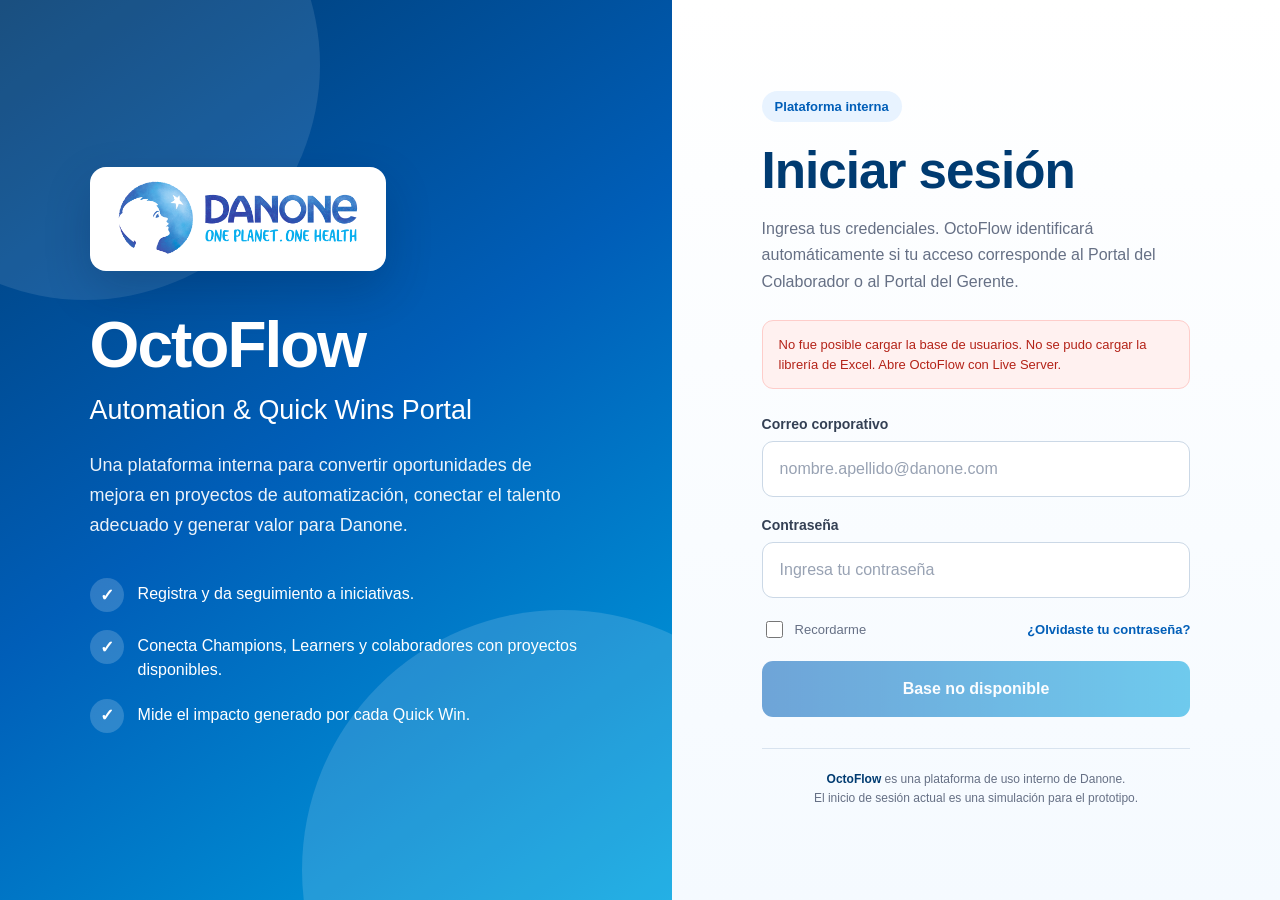
<file: index.html>
<!DOCTYPE html>
<html lang="es">

<head>

    <meta charset="UTF-8">

    <meta
        name="viewport"
        content="width=device-width, initial-scale=1.0"
    >

    <meta
        name="description"
        content="OctoFlow, plataforma interna de automatización y Quick Wins."
    >

    <title>OctoFlow | Danone</title>

    <style>

        :root {
            --danone-azul-oscuro: #003b71;
            --danone-azul-principal: #005eb8;
            --danone-azul-claro: #00a3e0;
            --blanco: #ffffff;
            --fondo: #f4f8fd;
            --texto: #16385f;
            --texto-secundario: #667085;
            --borde: #d8e3ef;
            --error: #b42318;
            --error-fondo: #fff1f0;
            --exito: #027a48;
            --exito-fondo: #ecfdf3;
            --cargando: #175cd3;
            --cargando-fondo: #eff8ff;
        }

        * {
            box-sizing: border-box;
        }

        html {
            min-height: 100%;
        }

        body {
            min-height: 100vh;
            margin: 0;
            font-family: Arial, Helvetica, sans-serif;
            color: var(--texto);
            background-color: var(--fondo);
        }

        button,
        input {
            font: inherit;
        }

        .pagina-login {
            display: grid;
            grid-template-columns:
                minmax(430px, 1.05fr)
                minmax(480px, 0.95fr);
            min-height: 100vh;
        }

        .panel-marca {
            position: relative;
            display: flex;
            align-items: center;
            overflow: hidden;
            padding: 70px 7vw;
            color: var(--blanco);
            background:
                linear-gradient(
                    145deg,
                    var(--danone-azul-oscuro) 0%,
                    var(--danone-azul-principal) 48%,
                    var(--danone-azul-claro) 100%
                );
        }

        .panel-marca::before {
            position: absolute;
            top: -170px;
            left: -150px;
            width: 470px;
            height: 470px;
            border-radius: 50%;
            background-color:
                rgba(255, 255, 255, 0.10);
            content: "";
        }

        .panel-marca::after {
            position: absolute;
            right: -150px;
            bottom: -230px;
            width: 520px;
            height: 520px;
            border-radius: 50%;
            background-color:
                rgba(255, 255, 255, 0.14);
            content: "";
        }

        .contenido-marca {
            position: relative;
            z-index: 1;
            width: 100%;
            max-width: 650px;
        }

        .contenedor-logo {
            display: inline-flex;
            align-items: center;
            justify-content: center;
            padding: 14px 18px;
            border-radius: 16px;
            background-color: var(--blanco);
            box-shadow:
                0 18px 45px
                rgba(0, 26, 64, 0.22);
        }

        .logo-danone {
            display: block;
            width: min(260px, 58vw);
            max-height: 76px;
            object-fit: contain;
        }

        .nombre-producto {
            margin: 42px 0 0;
            color: var(--blanco);
            font-size: clamp(48px, 5vw, 76px);
            line-height: 1;
            letter-spacing: -2px;
        }

        .subtitulo-producto {
            margin: 18px 0 0;
            color: var(--blanco);
            font-size: clamp(22px, 2.1vw, 32px);
            font-weight: 500;
        }

        .descripcion-producto {
            max-width: 610px;
            margin: 25px 0 0;
            color:
                rgba(255, 255, 255, 0.92);
            font-size: 18px;
            line-height: 1.65;
        }

        .beneficios-login {
            display: grid;
            gap: 18px;
            margin-top: 38px;
        }

        .beneficio-login {
            display: flex;
            align-items: flex-start;
            gap: 14px;
        }

        .icono-beneficio {
            display: grid;
            place-items: center;
            flex: 0 0 34px;
            width: 34px;
            height: 34px;
            border-radius: 50%;
            background-color:
                rgba(255, 255, 255, 0.18);
            color: var(--blanco);
            font-size: 17px;
            font-weight: bold;
        }

        .beneficio-login p {
            margin: 4px 0 0;
            color: var(--blanco);
            font-size: 16px;
            line-height: 1.45;
        }

        .panel-acceso {
            display: flex;
            align-items: center;
            justify-content: center;
            padding: 55px 7vw;
            background:
                linear-gradient(
                    180deg,
                    #ffffff 0%,
                    #f5faff 100%
                );
        }

        .contenedor-acceso {
            width: 100%;
            max-width: 535px;
        }

        .etiqueta-interna {
            display: inline-flex;
            align-items: center;
            padding: 8px 13px;
            border-radius: 999px;
            background-color: #e8f3ff;
            color: var(--danone-azul-principal);
            font-size: 13px;
            font-weight: bold;
        }

        .titulo-login {
            margin: 22px 0 0;
            color: var(--danone-azul-oscuro);
            font-size: clamp(38px, 4vw, 54px);
            line-height: 1.05;
            letter-spacing: -1px;
        }

        .descripcion-login {
            margin: 18px 0 0;
            color: var(--texto-secundario);
            font-size: 16px;
            line-height: 1.65;
        }

        .estado-carga {
            display: none;
            margin-top: 25px;
            padding: 14px 16px;
            border: 1px solid transparent;
            border-radius: 11px;
            font-size: 13px;
            line-height: 1.5;
        }

        .estado-carga.cargando,
        .estado-carga.error,
        .estado-carga.exito {
            display: block;
        }

        .estado-carga.cargando {
            border-color: #b2ddff;
            background-color: var(--cargando-fondo);
            color: var(--cargando);
        }

        .estado-carga.error {
            border-color: #fecdca;
            background-color: var(--error-fondo);
            color: var(--error);
        }

        .estado-carga.exito {
            border-color: #abefc6;
            background-color: var(--exito-fondo);
            color: var(--exito);
        }

        .formulario-login {
            display: grid;
            gap: 20px;
            margin-top: 27px;
        }

        .campo-login {
            display: grid;
            gap: 9px;
        }

        .campo-login label {
            color: #344054;
            font-size: 14px;
            font-weight: bold;
        }

        .campo-login input {
            width: 100%;
            height: 56px;
            padding: 0 17px;
            border: 1px solid #cbd8e6;
            border-radius: 11px;
            outline: none;
            background-color: var(--blanco);
            color: #172b4d;
            font-size: 16px;
            transition:
                border-color 0.18s ease,
                box-shadow 0.18s ease;
        }

        .campo-login input::placeholder {
            color: #98a2b3;
        }

        .campo-login input:focus {
            border-color: var(--danone-azul-claro);
            box-shadow:
                0 0 0 4px
                rgba(0, 163, 224, 0.12);
        }

        .fila-opciones-login {
            display: flex;
            align-items: center;
            justify-content: space-between;
            gap: 18px;
        }

        .recordarme {
            display: inline-flex;
            align-items: center;
            gap: 9px;
            color: var(--texto-secundario);
            font-size: 13px;
            cursor: pointer;
        }

        .recordarme input {
            width: 17px;
            height: 17px;
            accent-color:
                var(--danone-azul-principal);
        }

        .enlace-recuperacion {
            border: none;
            padding: 0;
            background: none;
            color: var(--danone-azul-principal);
            font-size: 13px;
            font-weight: bold;
            cursor: pointer;
        }

        .enlace-recuperacion:hover {
            text-decoration: underline;
        }

        .boton-login {
            width: 100%;
            min-height: 56px;
            border: none;
            border-radius: 11px;
            background:
                linear-gradient(
                    90deg,
                    var(--danone-azul-principal),
                    var(--danone-azul-claro)
                );
            color: var(--blanco);
            font-size: 16px;
            font-weight: bold;
            cursor: pointer;
            box-shadow:
                0 12px 25px
                rgba(0, 94, 184, 0.20);
        }

        .boton-login:hover:not(:disabled) {
            transform: translateY(-1px);
        }

        .boton-login:disabled {
            cursor: not-allowed;
            opacity: 0.55;
            box-shadow: none;
        }

        .mensaje {
            display: none;
            padding: 13px 15px;
            border: 1px solid transparent;
            border-radius: 10px;
            font-size: 13px;
            line-height: 1.5;
        }

        .mensaje.error,
        .mensaje.exito {
            display: block;
        }

        .mensaje.error {
            border-color: #fecdca;
            background-color: var(--error-fondo);
            color: var(--error);
        }

        .mensaje.exito {
            border-color: #abefc6;
            background-color: var(--exito-fondo);
            color: var(--exito);
        }

        .pie-login {
            margin-top: 31px;
            padding-top: 21px;
            border-top: 1px solid var(--borde);
            color: var(--texto-secundario);
            font-size: 12px;
            line-height: 1.6;
            text-align: center;
        }

        .pie-login strong {
            color: var(--danone-azul-oscuro);
        }

        @media (max-width: 980px) {

            .pagina-login {
                grid-template-columns: 1fr;
            }

            .panel-marca {
                padding: 55px 8vw;
            }

            .panel-acceso {
                padding: 55px 8vw 70px;
            }

            .contenedor-acceso {
                max-width: 620px;
            }
        }

        @media (max-width: 600px) {

            .panel-marca,
            .panel-acceso {
                padding-right: 24px;
                padding-left: 24px;
            }

            .nombre-producto {
                font-size: 44px;
            }

            .titulo-login {
                font-size: 39px;
            }

            .fila-opciones-login {
                align-items: flex-start;
                flex-direction: column;
                gap: 14px;
            }
        }

    </style>

</head>

<body>

    <main class="pagina-login">

        <section class="panel-marca">

            <div class="contenido-marca">

                <div class="contenedor-logo">

                    <img
                        class="logo-danone"
                        src="img/DANONE_LOGO_HORIZONTAL.png"
                        alt="Danone"
                    >

                </div>

                <h1 class="nombre-producto">
                    OctoFlow
                </h1>

                <h2 class="subtitulo-producto">
                    Automation & Quick Wins Portal
                </h2>

                <p class="descripcion-producto">
                    Una plataforma interna para convertir oportunidades
                    de mejora en proyectos de automatización, conectar
                    el talento adecuado y generar valor para Danone.
                </p>

                <div class="beneficios-login">

                    <div class="beneficio-login">

                        <span class="icono-beneficio">
                            ✓
                        </span>

                        <p>
                            Registra y da seguimiento a iniciativas.
                        </p>

                    </div>

                    <div class="beneficio-login">

                        <span class="icono-beneficio">
                            ✓
                        </span>

                        <p>
                            Conecta Champions, Learners y colaboradores
                            con proyectos disponibles.
                        </p>

                    </div>

                    <div class="beneficio-login">

                        <span class="icono-beneficio">
                            ✓
                        </span>

                        <p>
                            Mide el impacto generado por cada Quick Win.
                        </p>

                    </div>

                </div>

            </div>

        </section>

        <section class="panel-acceso">

            <div class="contenedor-acceso">

                <span class="etiqueta-interna">
                    Plataforma interna
                </span>

                <h2 class="titulo-login">
                    Iniciar sesión
                </h2>

                <p class="descripcion-login">
                    Ingresa tus credenciales. OctoFlow identificará
                    automáticamente si tu acceso corresponde al Portal
                    del Colaborador o al Portal del Gerente.
                </p>

                <div
                    id="estadoCarga"
                    class="estado-carga"
                    role="status"
                    aria-live="polite"
                ></div>

                <form
                    id="formularioLogin"
                    class="formulario-login"
                    autocomplete="on"
                >

                    <div class="campo-login">

                        <label for="correo">
                            Correo corporativo
                        </label>

                        <input
                            id="correo"
                            name="correo"
                            type="email"
                            placeholder="nombre.apellido@danone.com"
                            autocomplete="username"
                            required
                        >

                    </div>

                    <div class="campo-login">

                        <label for="contrasena">
                            Contraseña
                        </label>

                        <input
                            id="contrasena"
                            name="contrasena"
                            type="password"
                            placeholder="Ingresa tu contraseña"
                            autocomplete="current-password"
                            required
                        >

                    </div>

                    <div class="fila-opciones-login">

                        <label class="recordarme">

                            <input
                                id="recordarme"
                                type="checkbox"
                            >

                            <span>
                                Recordarme
                            </span>

                        </label>

                        <button
                            id="botonOlvideContrasena"
                            class="enlace-recuperacion"
                            type="button"
                        >
                            ¿Olvidaste tu contraseña?
                        </button>

                    </div>

                    <div
                        id="mensaje"
                        class="mensaje"
                        role="alert"
                        aria-live="polite"
                    ></div>

                    <button
                        id="botonLogin"
                        class="boton-login"
                        type="submit"
                        disabled
                    >
                        Cargando usuarios...
                    </button>

                </form>

                <footer class="pie-login">

                    <strong>OctoFlow</strong> es una plataforma de uso
                    interno de Danone.

                    <br>

                    El inicio de sesión actual es una simulación para
                    el prototipo.

                </footer>

            </div>

        </section>

    </main>

    <script
        src="https://cdn.sheetjs.com/xlsx-0.20.3/package/dist/xlsx.full.min.js"
    ></script>

    <script src="js/login.js"></script>

    <script>

        /*
        Función independiente para evitar errores
        si el botón de recuperación no está conectado.
        */

        document
            .getElementById(
                "botonOlvideContrasena"
            )
            ?.addEventListener(
                "click",
                function () {

                    window.alert(
                        "La recuperación de contraseña se conectará posteriormente con el sistema corporativo."
                    );
                }
            );

    </script>

</body>

</html>
</file>
<file: css/dashboard.css>
:root {
    --danone-azul-oscuro: #003b71;
    --danone-azul: #005eb8;
    --danone-azul-medio: #0072ce;
    --danone-azul-claro: #00a3e0;

    --fondo: #f4f7fb;
    --blanco: #ffffff;
    --texto: #172033;
    --texto-secundario: #667085;
    --borde: #e1e7ef;

    --verde: #159455;
    --naranja: #d97706;
    --rojo: #c53030;
    --morado: #6941c6;

    --sombra:
        0 6px 20px
        rgba(16, 24, 40, 0.07);
}

/* CONFIGURACIÓN GENERAL */

* {
    box-sizing: border-box;
}

html {
    scroll-behavior: smooth;
}

body {
    margin: 0;
    min-height: 100vh;
    font-family:
        Arial,
        Helvetica,
        sans-serif;
    background-color: var(--fondo);
    color: var(--texto);
}

button,
input,
select,
textarea {
    font-family: inherit;
}

a {
    color: inherit;
}

/* ESTRUCTURA PRINCIPAL */

.aplicacion {
    display: grid;
    grid-template-columns: 255px minmax(0, 1fr);
    min-height: 100vh;
}

/* MENÚ LATERAL */

.menu-lateral {
    position: sticky;
    top: 0;
    display: flex;
    flex-direction: column;
    height: 100vh;
    padding: 22px 17px;
    background:
        linear-gradient(
            180deg,
            var(--danone-azul-oscuro),
            #00284e
        );
    color: var(--blanco);
}

.marca {
    padding: 0 8px 23px;
    border-bottom:
        1px solid
        rgba(255, 255, 255, 0.14);
}

.logo-danone-menu {
    display: block;
    width: 175px;
    max-width: 100%;
    padding: 8px 12px;
    border-radius: 11px;
    background-color: var(--blanco);
}

.marca h1 {
    margin: 17px 0 4px;
    font-size: 25px;
}

.marca p {
    margin: 0;
    color: rgba(255, 255, 255, 0.65);
    font-size: 12px;
}

.navegacion {
    display: grid;
    gap: 6px;
    margin-top: 23px;
}

.enlace-menu {
    display: flex;
    align-items: center;
    gap: 11px;
    padding: 12px 13px;
    border-radius: 10px;
    color: rgba(255, 255, 255, 0.78);
    text-decoration: none;
    font-size: 14px;
    transition:
        background-color 0.2s ease,
        color 0.2s ease,
        transform 0.2s ease;
}

.enlace-menu:hover {
    color: var(--blanco);
    background-color:
        rgba(255, 255, 255, 0.1);
    transform: translateX(2px);
}

.enlace-menu.activo {
    color: var(--blanco);
    background-color:
        rgba(255, 255, 255, 0.16);
}

.icono-menu {
    display: inline-grid;
    place-items: center;
    width: 23px;
    font-size: 17px;
}

.usuario-menu {
    margin-top: auto;
    padding: 17px 8px 0;
    border-top:
        1px solid
        rgba(255, 255, 255, 0.14);
}

.usuario-menu strong {
    display: block;
    margin-bottom: 5px;
    font-size: 13px;
}

.correo-menu {
    overflow: hidden;
    margin-bottom: 13px;
    color: rgba(255, 255, 255, 0.68);
    font-size: 11px;
    text-overflow: ellipsis;
    white-space: nowrap;
}

.boton-salir {
    width: 100%;
    padding: 10px 12px;
    border:
        1px solid
        rgba(255, 255, 255, 0.25);
    border-radius: 9px;
    background-color: transparent;
    color: var(--blanco);
    font-weight: bold;
    cursor: pointer;
}

.boton-salir:hover {
    background-color:
        rgba(255, 255, 255, 0.1);
}

/* CONTENIDO PRINCIPAL */

.contenido {
    min-width: 0;
}

.encabezado {
    position: sticky;
    top: 0;
    z-index: 10;
    display: flex;
    align-items: center;
    justify-content: space-between;
    min-height: 78px;
    padding: 16px 31px;
    border-bottom: 1px solid var(--borde);
    background-color:
        rgba(255, 255, 255, 0.96);
    backdrop-filter: blur(8px);
}

.titulo-encabezado h2 {
    margin: 0;
    color: var(--danone-azul-oscuro);
    font-size: 23px;
}

.titulo-encabezado p {
    margin: 5px 0 0;
    color: var(--texto-secundario);
    font-size: 13px;
}

.perfil-superior {
    display: flex;
    align-items: center;
    gap: 11px;
}

.boton-notificaciones {
    display: grid;
    place-items: center;
    width: 39px;
    height: 39px;
    border: 1px solid var(--borde);
    border-radius: 50%;
    background-color: var(--blanco);
    cursor: pointer;
}

.avatar {
    display: grid;
    place-items: center;
    width: 42px;
    height: 42px;
    border-radius: 50%;
    background-color: #e8f3ff;
    color: var(--danone-azul);
    font-size: 17px;
    font-weight: bold;
}

.datos-usuario strong {
    display: block;
    font-size: 13px;
}

.datos-usuario span {
    display: block;
    margin-top: 3px;
    color: var(--texto-secundario);
    font-size: 11px;
}

.principal {
    width: 100%;
    max-width: 1500px;
    margin: 0 auto;
    padding: 29px 31px 45px;
}

/* BIENVENIDA */

.bienvenida {
    position: relative;
    overflow: hidden;
    padding: 31px 34px;
    border-radius: 19px;
    background:
        linear-gradient(
            110deg,
            var(--danone-azul-oscuro),
            var(--danone-azul-medio)
        );
    color: var(--blanco);
    box-shadow:
        0 12px 28px
        rgba(0, 59, 113, 0.16);
}

.bienvenida::before {
    content: "";
    position: absolute;
    right: -65px;
    top: -105px;
    width: 235px;
    height: 235px;
    border-radius: 50%;
    background-color:
        rgba(255, 255, 255, 0.08);
}

.bienvenida::after {
    content: "";
    position: absolute;
    right: 125px;
    bottom: -130px;
    width: 190px;
    height: 190px;
    border-radius: 50%;
    background-color:
        rgba(255, 255, 255, 0.06);
}

.bienvenida h2 {
    position: relative;
    z-index: 1;
    margin: 0;
    font-size: 29px;
}

.bienvenida p {
    position: relative;
    z-index: 1;
    max-width: 690px;
    margin: 11px 0 0;
    color: rgba(255, 255, 255, 0.86);
    font-size: 15px;
    line-height: 1.6;
}

/* INDICADORES */

.indicadores {
    display: grid;
    grid-template-columns:
        repeat(3, minmax(0, 1fr));
    gap: 17px;
    margin-top: 21px;
}

.indicador {
    padding: 20px;
    border: 1px solid var(--borde);
    border-radius: 14px;
    background-color: var(--blanco);
    box-shadow: var(--sombra);
}

.indicador-superior {
    display: flex;
    align-items: center;
    justify-content: space-between;
}

.indicador-icono {
    display: grid;
    place-items: center;
    width: 40px;
    height: 40px;
    border-radius: 11px;
    background-color: #eaf3ff;
    font-size: 19px;
}

.indicador-etiqueta {
    color: var(--texto-secundario);
    font-size: 12px;
}

.indicador-numero {
    margin: 10px 0 5px;
    color: var(--danone-azul-oscuro);
    font-size: 29px;
    font-weight: bold;
}

.indicador-detalle {
    font-size: 11px;
}

.verde {
    color: var(--verde);
}

.naranja {
    color: var(--naranja);
}

.rojo {
    color: var(--rojo);
}

/* TÍTULOS DE SECCIÓN */

.titulo-seccion {
    display: flex;
    align-items: center;
    justify-content: space-between;
    gap: 15px;
    margin: 29px 0 14px;
}

.titulo-seccion h3 {
    margin: 0;
    color: var(--danone-azul-oscuro);
    font-size: 19px;
}

.enlace-ver-todo {
    color: var(--danone-azul);
    text-decoration: none;
    font-size: 12px;
    font-weight: bold;
}

/* ACCESOS RÁPIDOS */

.accesos {
    display: grid;
    grid-template-columns:
        repeat(4, minmax(0, 1fr));
    gap: 17px;
}

.acceso {
    display: flex;
    flex-direction: column;
    min-height: 205px;
    padding: 21px;
    border: 1px solid var(--borde);
    border-radius: 15px;
    background-color: var(--blanco);
    text-decoration: none;
    box-shadow: var(--sombra);
    transition:
        transform 0.2s ease,
        box-shadow 0.2s ease;
}

.acceso:hover {
    transform: translateY(-4px);
    box-shadow:
        0 13px 27px
        rgba(16, 24, 40, 0.12);
}

.acceso-icono {
    display: grid;
    place-items: center;
    width: 49px;
    height: 49px;
    border-radius: 13px;
    background-color: #eaf3ff;
    font-size: 23px;
}

.acceso h4 {
    margin: 17px 0 8px;
    color: var(--texto);
    font-size: 16px;
}

.acceso p {
    margin: 0;
    color: var(--texto-secundario);
    font-size: 13px;
    line-height: 1.5;
}

.acceso strong {
    margin-top: auto;
    padding-top: 17px;
    color: var(--danone-azul);
    font-size: 12px;
}

/* PANELES INFERIORES */

.columnas-dashboard {
    display: grid;
    grid-template-columns:
        minmax(0, 1.15fr)
        minmax(300px, 0.85fr);
    gap: 18px;
    margin-top: 19px;
}

.panel {
    min-width: 0;
    padding: 21px;
    border: 1px solid var(--borde);
    border-radius: 15px;
    background-color: var(--blanco);
    box-shadow: var(--sombra);
}

.panel-cabecera {
    display: flex;
    align-items: center;
    justify-content: space-between;
    gap: 12px;
    margin-bottom: 16px;
}

.panel h3 {
    margin: 0;
    color: var(--danone-azul-oscuro);
    font-size: 17px;
}

/* TABLAS */

.tabla-contenedor {
    overflow-x: auto;
}

table {
    width: 100%;
    border-collapse: collapse;
}

th,
td {
    padding: 12px 9px;
    border-bottom: 1px solid var(--borde);
    text-align: left;
    font-size: 12px;
}

th {
    color: var(--texto-secundario);
    font-weight: bold;
}

td {
    color: #344054;
}

.estado {
    display: inline-block;
    padding: 5px 8px;
    border-radius: 999px;
    font-size: 10px;
    font-weight: bold;
}

.estado-revision {
    background-color: #fff4e5;
    color: #b54708;
}

.estado-aprobado {
    background-color: #ecfdf3;
    color: #027a48;
}

.estado-desarrollo {
    background-color: #eff8ff;
    color: #175cd3;
}

.estado-completado {
    background-color: #f4f3ff;
    color: var(--morado);
}

/* PROYECTOS */

.lista-proyectos {
    display: grid;
    gap: 12px;
}

.proyecto {
    padding: 14px;
    border: 1px solid var(--borde);
    border-radius: 11px;
}

.proyecto-superior {
    display: flex;
    align-items: flex-start;
    justify-content: space-between;
    gap: 10px;
}

.proyecto strong {
    display: block;
    font-size: 13px;
}

.proyecto small {
    display: block;
    margin-top: 5px;
    color: var(--texto-secundario);
    font-size: 11px;
}

.porcentaje {
    color: var(--danone-azul);
    font-size: 12px;
    font-weight: bold;
}

.barra-progreso {
    height: 7px;
    margin-top: 11px;
    overflow: hidden;
    border-radius: 999px;
    background-color: #e8edf3;
}

.barra-progreso span {
    display: block;
    height: 100%;
    border-radius: 999px;
    background:
        linear-gradient(
            90deg,
            var(--danone-azul),
            var(--danone-azul-claro)
        );
}

/* FORMULARIOS REUTILIZABLES */

.formulario {
    display: grid;
    grid-template-columns:
        repeat(2, minmax(0, 1fr));
    gap: 15px;
}

.campo {
    display: grid;
    gap: 7px;
}

.campo-completo {
    grid-column: 1 / -1;
}

.campo label {
    color: #344054;
    font-size: 13px;
    font-weight: bold;
}

.campo input,
.campo select,
.campo textarea {
    width: 100%;
    padding: 11px 12px;
    border: 1px solid #cdd7e3;
    border-radius: 9px;
    outline: none;
    background-color: var(--blanco);
    color: var(--texto);
}

.campo textarea {
    min-height: 105px;
    resize: vertical;
}

.campo input:focus,
.campo select:focus,
.campo textarea:focus {
    border-color: var(--danone-azul-claro);
    box-shadow:
        0 0 0 4px
        rgba(0, 163, 224, 0.11);
}

.boton-principal {
    display: inline-block;
    padding: 11px 17px;
    border: none;
    border-radius: 9px;
    background:
        linear-gradient(
            90deg,
            var(--danone-azul),
            var(--danone-azul-claro)
        );
    color: var(--blanco);
    text-decoration: none;
    font-weight: bold;
    cursor: pointer;
}

.boton-secundario {
    display: inline-block;
    padding: 10px 15px;
    border: 1px solid var(--borde);
    border-radius: 9px;
    background-color: var(--blanco);
    color: var(--danone-azul);
    text-decoration: none;
    font-weight: bold;
    cursor: pointer;
}

/* MENSAJE EMERGENTE */

.notificacion {
    position: fixed;
    right: 22px;
    bottom: 22px;
    z-index: 100;
    display: none;
    max-width: 340px;
    padding: 13px 16px;
    border-radius: 10px;
    background-color: #101828;
    color: var(--blanco);
    box-shadow:
        0 12px 30px
        rgba(16, 24, 40, 0.25);
    font-size: 13px;
}

.notificacion.visible {
    display: block;
}

/* DISEÑO RESPONSIVO */

@media (max-width: 1100px) {
    .indicadores,
    .accesos {
        grid-template-columns:
            repeat(2, minmax(0, 1fr));
    }

    .columnas-dashboard {
        grid-template-columns: 1fr;
    }
}

@media (max-width: 780px) {
    .aplicacion {
        grid-template-columns: 1fr;
    }

    .menu-lateral {
        position: relative;
        height: auto;
    }

    .navegacion {
        grid-template-columns:
            repeat(2, minmax(0, 1fr));
    }

    .usuario-menu {
        margin-top: 24px;
    }

    .encabezado {
        position: relative;
        padding: 16px 20px;
    }

    .perfil-superior {
        display: none;
    }

    .principal {
        padding: 23px 18px 35px;
    }
}

@media (max-width: 540px) {
    .indicadores,
    .accesos,
    .formulario {
        grid-template-columns: 1fr;
    }

    .campo-completo {
        grid-column: auto;
    }

    .navegacion {
        grid-template-columns: 1fr;
    }

    .bienvenida {
        padding: 25px;
    }

    .bienvenida h2 {
        font-size: 25px;
    }
}
/* ========================================
   MÓDULO DE IDEAS
======================================== */

.contenedor-pagina {
    display: grid;
    gap: 20px;
}

.cabecera-pagina {
    display: flex;
    align-items: flex-start;
    justify-content: space-between;
    gap: 20px;
}

.cabecera-pagina h2 {
    margin: 0;
    color: var(--danone-azul-oscuro);
    font-size: 25px;
}

.cabecera-pagina p {
    margin: 7px 0 0;
    color: var(--texto-secundario);
    font-size: 14px;
}

.resumen-ideas {
    display: grid;
    grid-template-columns:
        repeat(3, minmax(0, 1fr));
    gap: 16px;
}

.tarjeta-resumen {
    padding: 19px;
    border: 1px solid var(--borde);
    border-radius: 14px;
    background-color: var(--blanco);
    box-shadow: var(--sombra);
}

.tarjeta-resumen span {
    display: block;
    color: var(--texto-secundario);
    font-size: 12px;
}

.tarjeta-resumen strong {
    display: block;
    margin-top: 8px;
    color: var(--danone-azul-oscuro);
    font-size: 28px;
}

.panel-formulario {
    padding: 24px;
    border: 1px solid var(--borde);
    border-radius: 15px;
    background-color: var(--blanco);
    box-shadow: var(--sombra);
}

.panel-formulario h3 {
    margin: 0 0 20px;
    color: var(--danone-azul-oscuro);
    font-size: 18px;
}

.acciones-formulario {
    display: flex;
    justify-content: flex-end;
    grid-column: 1 / -1;
    gap: 10px;
    margin-top: 5px;
}

.mensaje-formulario {
    display: none;
    grid-column: 1 / -1;
    padding: 12px 14px;
    border-radius: 9px;
    font-size: 13px;
}

.mensaje-formulario.exito {
    display: block;
    border: 1px solid #abefc6;
    background-color: #ecfdf3;
    color: #027a48;
}

.mensaje-formulario.error {
    display: block;
    border: 1px solid #fecdca;
    background-color: #fff1f0;
    color: #b42318;
}

.boton-tabla {
    padding: 6px 10px;
    border: 1px solid var(--borde);
    border-radius: 7px;
    background-color: var(--blanco);
    color: var(--danone-azul);
    font-size: 11px;
    font-weight: bold;
    cursor: pointer;
}

.boton-tabla:hover {
    background-color: #eff8ff;
}

.tabla-vacia {
    padding: 28px;
    color: var(--texto-secundario);
    text-align: center;
}

@media (max-width: 700px) {

    .resumen-ideas {
        grid-template-columns: 1fr;
    }

    .cabecera-pagina {
        flex-direction: column;
    }
}
/* ========================================
   MÓDULO DE HABILIDADES
======================================== */

.resumen-habilidades {
    display: grid;
    grid-template-columns:
        repeat(4, minmax(0, 1fr));
    gap: 16px;
}

.texto-resumen {
    font-size: 20px !important;
}

.texto-ayuda {
    margin: 6px 0 0;
    color: var(--texto-secundario);
    font-size: 12px;
    line-height: 1.5;
}

.opciones-participacion {
    display: grid;
    grid-template-columns:
        repeat(2, minmax(0, 1fr));
    gap: 13px;
}

.opcion-participacion {
    display: flex;
    align-items: flex-start;
    gap: 11px;
    padding: 15px;
    border: 1px solid var(--borde);
    border-radius: 11px;
    background-color: #f9fbfd;
    cursor: pointer;
}

.opcion-participacion:hover {
    border-color: var(--danone-azul-claro);
}

.opcion-participacion input {
    width: 17px;
    height: 17px;
    margin-top: 2px;
}

.opcion-participacion strong {
    display: block;
    color: var(--texto);
    font-size: 13px;
}

.opcion-participacion small {
    display: block;
    margin-top: 5px;
    color: var(--texto-secundario);
    font-size: 11px;
    line-height: 1.45;
}

.oculto {
    display: none !important;
}

.lista-habilidades {
    display: grid;
    grid-template-columns:
        repeat(3, minmax(0, 1fr));
    gap: 15px;
}

.tarjeta-habilidad {
    padding: 17px;
    border: 1px solid var(--borde);
    border-radius: 13px;
    background-color: var(--blanco);
    box-shadow: var(--sombra);
}

.habilidad-cabecera {
    display: flex;
    align-items: flex-start;
    justify-content: space-between;
    gap: 12px;
}

.habilidad-cabecera h4 {
    margin: 0 0 9px;
    color: var(--danone-azul-oscuro);
    font-size: 16px;
}

.nivel-habilidad {
    display: inline-block;
    padding: 5px 8px;
    border-radius: 999px;
    font-size: 10px;
    font-weight: bold;
}

.nivel-alto {
    background-color: #ecfdf3;
    color: #027a48;
}

.nivel-medio {
    background-color: #eff8ff;
    color: #175cd3;
}

.nivel-inicial {
    background-color: #fff4e5;
    color: #b54708;
}

.boton-eliminar-habilidad {
    padding: 5px 8px;
    border: none;
    border-radius: 7px;
    background-color: #fff1f0;
    color: #b42318;
    font-size: 10px;
    font-weight: bold;
    cursor: pointer;
}

.detalle-habilidad {
    margin-top: 13px;
}

.detalle-habilidad span {
    display: block;
    color: var(--texto-secundario);
    font-size: 10px;
    text-transform: uppercase;
}

.detalle-habilidad strong {
    display: block;
    margin-top: 4px;
    color: #344054;
    font-size: 12px;
}

.comentario-habilidad {
    margin: 13px 0 0;
    padding-top: 12px;
    border-top: 1px solid var(--borde);
    color: var(--texto-secundario);
    font-size: 12px;
    line-height: 1.5;
}

.rol-sugerido-habilidad {
    margin-top: 14px;
}

.etiqueta-rol {
    display: inline-block;
    padding: 6px 9px;
    border-radius: 999px;
    font-size: 10px;
    font-weight: bold;
}

.etiqueta-rol.champion {
    background-color: #f4f3ff;
    color: #5925dc;
}

.etiqueta-rol.learner {
    background-color: #eff8ff;
    color: #175cd3;
}

.etiqueta-rol.contributor {
    background-color: #f2f4f7;
    color: #475467;
}

@media (max-width: 1050px) {

    .resumen-habilidades {
        grid-template-columns:
            repeat(2, minmax(0, 1fr));
    }

    .lista-habilidades {
        grid-template-columns:
            repeat(2, minmax(0, 1fr));
    }
}

@media (max-width: 650px) {

    .resumen-habilidades,
    .lista-habilidades,
    .opciones-participacion {
        grid-template-columns: 1fr;
    }
}
/* ========================================
   MÓDULO DE OPORTUNIDADES
======================================== */

.resumen-oportunidades {
    display: grid;
    grid-template-columns:
        repeat(4, minmax(0, 1fr));
    gap: 16px;
}

.aviso-oportunidades {
    display: grid;
    grid-template-columns:
        auto 1fr auto;
    align-items: center;
    gap: 16px;
    padding: 18px;
    margin-bottom: 18px;
    border: 1px solid #b2ddff;
    border-radius: 14px;
    background-color: #eff8ff;
}

.aviso-oportunidades-icono {
    display: grid;
    place-items: center;
    width: 44px;
    height: 44px;
    border-radius: 12px;
    background-color: #d1e9ff;
    color: var(--danone-azul);
    font-size: 21px;
}

.aviso-oportunidades strong {
    color: var(--danone-azul-oscuro);
    font-size: 14px;
}

.aviso-oportunidades p {
    margin: 5px 0 0;
    color: var(--texto-secundario);
    font-size: 12px;
    line-height: 1.5;
}

.filtros-oportunidades {
    display: grid;
    grid-template-columns:
        minmax(180px, 1.5fr)
        minmax(150px, 1fr)
        minmax(150px, 1fr)
        minmax(160px, 1fr)
        auto;
    align-items: end;
    gap: 13px;
}

.grid-oportunidades {
    display: grid;
    grid-template-columns:
        repeat(2, minmax(0, 1fr));
    gap: 17px;
}

.tarjeta-oportunidad {
    display: flex;
    flex-direction: column;
    padding: 20px;
    border: 1px solid var(--borde);
    border-radius: 15px;
    background-color: var(--blanco);
    box-shadow: var(--sombra);
}

.tarjeta-oportunidad-superior {
    display: flex;
    align-items: flex-start;
    justify-content: space-between;
    gap: 14px;
}

.codigo-oportunidad {
    color: var(--texto-secundario);
    font-size: 10px;
    font-weight: bold;
}

.tarjeta-oportunidad h3 {
    margin: 7px 0 0;
    color: var(--danone-azul-oscuro);
    font-size: 17px;
    line-height: 1.35;
}

.compatibilidad-circulo {
    display: grid;
    place-items: center;
    flex: 0 0 57px;
    width: 57px;
    height: 57px;
    border-radius: 50%;
    font-size: 14px;
    font-weight: bold;
}

.compatibilidad-alta {
    background-color: #ecfdf3;
    color: #027a48;
}

.compatibilidad-media {
    background-color: #fff7ed;
    color: #c2410c;
}

.compatibilidad-baja {
    background-color: #f2f4f7;
    color: #475467;
}

.meta-oportunidad {
    display: flex;
    flex-wrap: wrap;
    gap: 7px;
    margin-top: 14px;
}

.meta-oportunidad span {
    padding: 5px 8px;
    border-radius: 999px;
    background-color: #f2f4f7;
    color: #475467;
    font-size: 10px;
    font-weight: bold;
}

.descripcion-oportunidad {
    margin: 14px 0;
    color: var(--texto-secundario);
    font-size: 12px;
    line-height: 1.55;
}

.etiquetas-herramientas {
    display: flex;
    flex-wrap: wrap;
    gap: 7px;
}

.etiqueta-herramienta {
    display: inline-block;
    padding: 6px 9px;
    border-radius: 999px;
    background-color: #eaf3ff;
    color: var(--danone-azul);
    font-size: 10px;
    font-weight: bold;
}

.rol-recomendado {
    display: flex;
    align-items: center;
    justify-content: space-between;
    gap: 12px;
    margin-top: 17px;
    padding: 12px;
    border-radius: 10px;
    background-color: #f9fafb;
}

.rol-recomendado span {
    color: var(--texto-secundario);
    font-size: 11px;
}

.rol-recomendado strong {
    padding: 6px 9px;
    border-radius: 999px;
    font-size: 11px;
}

.rol-champion {
    background-color: #f4f3ff;
    color: #5925dc;
}

.rol-learner {
    background-color: #eff8ff;
    color: #175cd3;
}

.rol-contributor {
    background-color: #f2f4f7;
    color: #475467;
}

.equipo-oportunidad {
    display: flex;
    flex-wrap: wrap;
    gap: 8px;
    margin-top: 13px;
}

.equipo-oportunidad span {
    padding: 6px 8px;
    border-radius: 8px;
    font-size: 10px;
    font-weight: bold;
}

.equipo-oportunidad .cubierto {
    background-color: #ecfdf3;
    color: #027a48;
}

.equipo-oportunidad .vacante {
    background-color: #fff4e5;
    color: #b54708;
}

.tarjeta-oportunidad-acciones {
    margin-top: auto;
    padding-top: 18px;
}

.tarjeta-oportunidad-acciones button {
    width: 100%;
}

.tarjeta-oportunidad-acciones button:disabled,
#botonPostularse:disabled {
    cursor: not-allowed;
    opacity: 0.55;
}

.detalle-oportunidad-superior {
    display: grid;
    grid-template-columns:
        auto 1fr 1fr;
    align-items: center;
    gap: 18px;
    margin-top: 19px;
    padding: 17px;
    border-radius: 13px;
    background-color: #f7faff;
}

.compatibilidad-grande {
    display: grid;
    place-items: center;
    width: 90px;
    height: 90px;
    border-radius: 50%;
    background-color: #e8f3ff;
    color: var(--danone-azul);
}

.compatibilidad-grande span {
    font-size: 23px;
    font-weight: bold;
}

.compatibilidad-grande small {
    font-size: 9px;
}

.rol-recomendado-grande {
    margin-top: 7px;
    color: var(--danone-azul-oscuro);
    font-size: 19px;
    font-weight: bold;
}

.estado-equipo-modal {
    margin-top: 7px;
    color: #344054;
    font-size: 13px;
    line-height: 1.5;
}

.lista-razones {
    margin: 0;
    padding-left: 18px;
    color: #344054;
    font-size: 13px;
    line-height: 1.7;
}

@media (max-width: 1100px) {

    .resumen-oportunidades {
        grid-template-columns:
            repeat(2, minmax(0, 1fr));
    }

    .filtros-oportunidades {
        grid-template-columns:
            repeat(2, minmax(0, 1fr));
    }
}

@media (max-width: 800px) {

    .grid-oportunidades {
        grid-template-columns: 1fr;
    }

    .detalle-oportunidad-superior {
        grid-template-columns: 1fr;
    }

    .compatibilidad-grande {
        width: 75px;
        height: 75px;
    }
}

@media (max-width: 600px) {

    .resumen-oportunidades,
    .filtros-oportunidades {
        grid-template-columns: 1fr;
    }

    .aviso-oportunidades {
        grid-template-columns: 1fr;
    }
}
/* ========================================
   PANEL LATERAL DE OPORTUNIDADES
======================================== */

.panel-lateral {
    position: fixed;
    inset: 0;
    z-index: 300;
    visibility: hidden;
    background-color: rgba(15, 23, 42, 0);
    transition:
        visibility 0.25s ease,
        background-color 0.25s ease;
}

.panel-lateral.visible {
    visibility: visible;
    background-color: rgba(15, 23, 42, 0.48);
}

.panel-lateral-contenido {
    position: absolute;
    top: 0;
    right: 0;
    width: min(620px, 92vw);
    height: 100%;
    overflow-y: auto;
    padding: 28px;
    background-color: var(--blanco);
    box-shadow:
        -18px 0 55px
        rgba(15, 23, 42, 0.2);
    transform: translateX(100%);
    transition: transform 0.3s ease;
}

.panel-lateral.visible
.panel-lateral-contenido {
    transform: translateX(0);
}

.panel-lateral .modal-cabecera {
    position: sticky;
    top: -28px;
    z-index: 5;
    margin: -28px -28px 0;
    padding: 24px 28px 18px;
    background-color: var(--blanco);
}

.panel-lateral .detalle-oportunidad-superior {
    grid-template-columns:
        110px minmax(0, 1fr);
    margin-top: 22px;
}

.panel-lateral
.detalle-oportunidad-superior
> div:last-child {
    grid-column: 1 / -1;
}

.panel-lateral .modal-grid {
    grid-template-columns: 1fr;
}

.panel-lateral .campo-completo {
    grid-column: auto;
}

.panel-lateral .modal-acciones {
    position: sticky;
    bottom: -28px;
    margin: 22px -28px -28px;
    padding: 18px 28px;
    background-color: var(--blanco);
    box-shadow:
        0 -8px 20px
        rgba(15, 23, 42, 0.07);
}

@media (max-width: 650px) {

    .panel-lateral-contenido {
        width: 100%;
        padding: 22px;
    }

    .panel-lateral .modal-cabecera {
        top: -22px;
        margin: -22px -22px 0;
        padding: 20px 22px 16px;
    }

    .panel-lateral .modal-acciones {
        bottom: -22px;
        margin: 20px -22px -22px;
        padding: 16px 22px;
    }

    .panel-lateral .detalle-oportunidad-superior {
        grid-template-columns: 1fr;
    }
}
/* ========================================
   MÓDULO MIS PROYECTOS
======================================== */

.resumen-proyectos {
    display: grid;
    grid-template-columns:
        repeat(4, minmax(0, 1fr));
    gap: 16px;
}

.filtros-proyectos {
    display: grid;
    grid-template-columns:
        minmax(200px, 1.5fr)
        minmax(160px, 1fr)
        minmax(160px, 1fr)
        auto;
    align-items: end;
    gap: 14px;
}

.grid-mis-proyectos {
    display: grid;
    grid-template-columns:
        repeat(2, minmax(0, 1fr));
    gap: 17px;
}

.tarjeta-mi-proyecto {
    display: flex;
    flex-direction: column;
    padding: 20px;
    border: 1px solid var(--borde);
    border-radius: 15px;
    background-color: var(--blanco);
    box-shadow: var(--sombra);
}

.tarjeta-proyecto-cabecera {
    display: flex;
    align-items: flex-start;
    justify-content: space-between;
    gap: 14px;
}

.tarjeta-proyecto-cabecera h3 {
    margin: 7px 0 0;
    color: var(--danone-azul-oscuro);
    font-size: 17px;
    line-height: 1.35;
}

.rol-proyecto-colabordador {
    display: flex;
    align-items: center;
    justify-content: space-between;
    margin-top: 15px;
    padding: 11px;
    border-radius: 10px;
    background-color: #f9fafb;
}

.rol-proyecto-colabordador span {
    color: var(--texto-secundario);
    font-size: 11px;
}

.rol-proyecto-colabordador strong {
    padding: 6px 9px;
    border-radius: 999px;
    font-size: 11px;
}

.avance-proyecto-tarjeta {
    margin-top: 17px;
}

.avance-proyecto-tarjeta > div:first-child {
    display: flex;
    align-items: center;
    justify-content: space-between;
}

.avance-proyecto-tarjeta span {
    color: var(--texto-secundario);
    font-size: 11px;
}

.avance-proyecto-tarjeta strong {
    color: var(--danone-azul);
    font-size: 13px;
}

.resumen-tareas-proyecto {
    margin-top: 12px;
    color: var(--texto-secundario);
    font-size: 11px;
}

.boton-ver-proyecto {
    width: 100%;
    margin-top: 17px;
}

.detalle-proyecto-resumen {
    display: grid;
    grid-template-columns:
        repeat(3, minmax(0, 1fr));
    gap: 13px;
    margin-top: 20px;
}

.detalle-proyecto-resumen > div {
    padding: 14px;
    border: 1px solid var(--borde);
    border-radius: 11px;
    background-color: #f9fbfd;
}

.detalle-proyecto-resumen strong {
    display: block;
    margin-top: 7px;
    color: var(--danone-azul-oscuro);
}

.rol-detalle-proyecto {
    font-size: 18px;
}

.barra-progreso-detalle {
    height: 10px;
    margin: 17px 0;
}

.seccion-detalle-proyecto {
    margin-top: 23px;
}

.seccion-detalle-proyecto h3 {
    margin: 0 0 13px;
    color: var(--danone-azul-oscuro);
    font-size: 17px;
}

.lista-equipo-proyecto {
    display: grid;
    grid-template-columns:
        repeat(2, minmax(0, 1fr));
    gap: 11px;
}

.miembro-equipo {
    display: flex;
    align-items: center;
    gap: 11px;
    padding: 12px;
    border: 1px solid var(--borde);
    border-radius: 10px;
}

.avatar-equipo {
    width: 37px;
    height: 37px;
    font-size: 13px;
}

.miembro-equipo strong {
    display: block;
    font-size: 12px;
}

.miembro-equipo span {
    display: block;
    margin-top: 4px;
    color: var(--texto-secundario);
    font-size: 10px;
}

.lista-tareas-proyecto {
    display: grid;
    gap: 10px;
}

.tarea-proyecto {
    display: flex;
    align-items: flex-start;
    gap: 11px;
    padding: 13px;
    border: 1px solid var(--borde);
    border-radius: 10px;
    cursor: pointer;
}

.tarea-proyecto:hover {
    border-color: var(--danone-azul-claro);
}

.tarea-proyecto input {
    width: 17px;
    height: 17px;
    margin-top: 2px;
}

.tarea-proyecto strong {
    display: block;
    font-size: 12px;
}

.tarea-proyecto small {
    display: block;
    margin-top: 5px;
    color: var(--texto-secundario);
    font-size: 10px;
}

.tarea-completada {
    background-color: #f6fef9;
}

.tarea-completada strong {
    color: var(--texto-secundario);
    text-decoration: line-through;
}

@media (max-width: 1000px) {

    .resumen-proyectos {
        grid-template-columns:
            repeat(2, minmax(0, 1fr));
    }

    .filtros-proyectos {
        grid-template-columns:
            repeat(2, minmax(0, 1fr));
    }
}

@media (max-width: 760px) {

    .grid-mis-proyectos,
    .lista-equipo-proyecto {
        grid-template-columns: 1fr;
    }

    .detalle-proyecto-resumen {
        grid-template-columns: 1fr;
    }
}

@media (max-width: 600px) {

    .resumen-proyectos,
    .filtros-proyectos {
        grid-template-columns: 1fr;
    }
}
/* ========================================
   PESTAÑAS DE OPORTUNIDADES
======================================== */

.pestanas-oportunidades {
    display: flex;
    gap: 8px;
    padding: 5px;
    border: 1px solid var(--borde);
    border-radius: 12px;
    background-color: var(--blanco);
    box-shadow: var(--sombra);
}

.pestana-oportunidad {
    display: flex;
    align-items: center;
    justify-content: center;
    gap: 8px;
    min-width: 190px;
    padding: 11px 17px;
    border: none;
    border-radius: 9px;
    background-color: transparent;
    color: var(--texto-secundario);
    font-size: 13px;
    font-weight: bold;
    cursor: pointer;
}

.pestana-oportunidad:hover {
    background-color: #f2f6fb;
    color: var(--danone-azul);
}

.pestana-oportunidad.activa {
    background-color: #e8f3ff;
    color: var(--danone-azul);
}

.contador-pestana {
    display: grid;
    place-items: center;
    min-width: 22px;
    height: 22px;
    padding: 0 6px;
    border-radius: 999px;
    background-color: var(--danone-azul);
    color: var(--blanco);
    font-size: 10px;
}

/* ========================================
   MIS POSTULACIONES
======================================== */

.cabecera-postulaciones {
    margin-bottom: 17px;
}

.cabecera-postulaciones h3 {
    margin: 0;
    color: var(--danone-azul-oscuro);
    font-size: 21px;
}

.cabecera-postulaciones p {
    margin: 7px 0 0;
    color: var(--texto-secundario);
    font-size: 13px;
}

.resumen-postulaciones {
    display: grid;
    grid-template-columns:
        repeat(4, minmax(0, 1fr));
    gap: 16px;
    margin-bottom: 18px;
}

.filtros-postulaciones {
    display: grid;
    grid-template-columns:
        minmax(220px, 1.5fr)
        minmax(180px, 1fr)
        auto;
    align-items: end;
    gap: 14px;
    margin-bottom: 18px;
}

.estado-postulacion {
    display: inline-block;
    padding: 6px 9px;
    border-radius: 999px;
    font-size: 10px;
    font-weight: bold;
}

.estado-postulacion-pendiente {
    background-color: #fff4e5;
    color: #b54708;
}

.estado-postulacion-revision {
    background-color: #eff8ff;
    color: #175cd3;
}

.estado-postulacion-preseleccionada {
    background-color: #f4f3ff;
    color: #5925dc;
}

.estado-postulacion-aceptada {
    background-color: #ecfdf3;
    color: #027a48;
}

.estado-postulacion-rechazada {
    background-color: #fff1f0;
    color: #b42318;
}

.estado-postulacion-cancelada {
    background-color: #f2f4f7;
    color: #475467;
}

@media (max-width: 900px) {

    .resumen-postulaciones {
        grid-template-columns:
            repeat(2, minmax(0, 1fr));
    }

    .filtros-postulaciones {
        grid-template-columns:
            repeat(2, minmax(0, 1fr));
    }
}

@media (max-width: 600px) {

    .pestanas-oportunidades {
        flex-direction: column;
    }

    .pestana-oportunidad {
        width: 100%;
        min-width: 0;
    }

    .resumen-postulaciones,
    .filtros-postulaciones {
        grid-template-columns: 1fr;
    }
}
/* ========================================
   PORTAL DEL GERENTE
======================================== */

.bienvenida-gerente {
    display: flex;
    align-items: center;
    justify-content: space-between;
    gap: 24px;
}

.etiqueta-dashboard {
    position: relative;
    z-index: 1;
    display: inline-block;
    margin-bottom: 10px;
    padding: 6px 10px;
    border-radius: 999px;
    background-color:
        rgba(255, 255, 255, 0.15);
    font-size: 11px;
    font-weight: bold;
}

.boton-blanco {
    position: relative;
    z-index: 1;
    flex: 0 0 auto;
    padding: 12px 18px;
    border-radius: 10px;
    background-color: var(--blanco);
    color: var(--danone-azul);
    text-decoration: none;
    font-size: 13px;
    font-weight: bold;
}

.indicadores-gerente {
    grid-template-columns:
        repeat(4, minmax(0, 1fr));
}

.metricas-gerente {
    display: grid;
    grid-template-columns:
        repeat(4, minmax(0, 1fr));
    gap: 16px;
}

.metrica-impacto {
    display: flex;
    align-items: center;
    gap: 14px;
    padding: 20px;
    border: 1px solid var(--borde);
    border-radius: 14px;
    background-color: var(--blanco);
    box-shadow: var(--sombra);
}

.metrica-icono {
    display: grid;
    place-items: center;
    flex: 0 0 48px;
    width: 48px;
    height: 48px;
    border-radius: 13px;
    background-color: #eaf3ff;
    color: var(--danone-azul);
    font-size: 21px;
}

.metrica-impacto span {
    color: var(--texto-secundario);
    font-size: 11px;
}

.metrica-impacto strong {
    display: block;
    margin-top: 5px;
    color: var(--danone-azul-oscuro);
    font-size: 24px;
}

.metrica-impacto small {
    display: block;
    margin-top: 4px;
    color: var(--texto-secundario);
    font-size: 10px;
}

.accesos-gerente {
    grid-template-columns:
        repeat(4, minmax(0, 1fr));
}

.lista-postulaciones-gerente {
    display: grid;
    gap: 10px;
}

.postulacion-gerente {
    display: grid;
    grid-template-columns:
        auto minmax(0, 1fr) auto;
    align-items: center;
    gap: 11px;
    padding: 12px;
    border: 1px solid var(--borde);
    border-radius: 10px;
}

.postulacion-gerente-datos {
    min-width: 0;
}

.postulacion-gerente-datos strong {
    display: block;
    font-size: 12px;
}

.postulacion-gerente-datos span {
    display: block;
    overflow: hidden;
    margin-top: 4px;
    color: var(--texto-secundario);
    font-size: 11px;
    text-overflow: ellipsis;
    white-space: nowrap;
}

.postulacion-gerente-datos small {
    display: block;
    margin-top: 5px;
    color: var(--danone-azul);
    font-size: 10px;
}

.grid-proyectos-gerente {
    display: grid;
    grid-template-columns:
        repeat(2, minmax(0, 1fr));
    gap: 15px;
}

.proyecto-gerente {
    padding: 17px;
    border: 1px solid var(--borde);
    border-radius: 13px;
    background-color: var(--blanco);
}

.proyecto-gerente strong {
    display: block;
    margin-top: 6px;
    color: var(--danone-azul-oscuro);
    font-size: 14px;
}

.proyecto-gerente small {
    display: block;
    margin-top: 5px;
    color: var(--texto-secundario);
    font-size: 11px;
}

@media (max-width: 1100px) {

    .indicadores-gerente,
    .metricas-gerente,
    .accesos-gerente {
        grid-template-columns:
            repeat(2, minmax(0, 1fr));
    }
}

@media (max-width: 700px) {

    .bienvenida-gerente {
        align-items: flex-start;
        flex-direction: column;
    }

    .indicadores-gerente,
    .metricas-gerente,
    .accesos-gerente,
    .grid-proyectos-gerente {
        grid-template-columns: 1fr;
    }
}
/* ========================================
   REVISIÓN DE IDEAS
======================================== */

.resumen-revision-ideas {
    display: grid;
    grid-template-columns:
        repeat(4, minmax(0, 1fr));
    gap: 16px;
}

.filtros-revision-ideas {
    display: grid;
    grid-template-columns:
        minmax(220px, 1.5fr)
        minmax(180px, 1fr)
        minmax(180px, 1fr)
        auto;
    align-items: end;
    gap: 14px;
}

.detalle-revision-idea-superior {
    display: grid;
    grid-template-columns:
        minmax(0, 1fr)
        auto;
    gap: 14px;
    margin-top: 20px;
    padding: 16px;
    border: 1px solid var(--borde);
    border-radius: 12px;
    background-color: #f8fbff;
}

.detalle-revision-idea-superior strong {
    display: block;
    margin-top: 7px;
    color: var(--danone-azul-oscuro);
    font-size: 15px;
}

.seccion-decision-idea,
.seccion-convertir-oportunidad {
    margin-top: 24px;
    padding: 18px;
    border: 1px solid var(--borde);
    border-radius: 13px;
    background-color: var(--blanco);
}

.seccion-decision-idea h3,
.seccion-convertir-oportunidad h3 {
    margin: 0 0 15px;
    color: var(--danone-azul-oscuro);
    font-size: 17px;
}

.seccion-convertir-oportunidad p {
    margin: -7px 0 18px;
    color: var(--texto-secundario);
    font-size: 12px;
}

.acciones-decision-idea {
    display: flex;
    flex-wrap: wrap;
    justify-content: flex-end;
    gap: 10px;
    margin-top: 14px;
}

.boton-solicitar-informacion,
.boton-rechazar-idea,
.boton-aprobar-idea {
    padding: 11px 15px;
    border-radius: 9px;
    font-weight: bold;
    cursor: pointer;
}

.boton-solicitar-informacion {
    border: 1px solid #f5c16c;
    background-color: #fff8e8;
    color: #a15c00;
}

.boton-rechazar-idea {
    border: 1px solid #fecdca;
    background-color: #fff1f0;
    color: #b42318;
}

.boton-aprobar-idea {
    border: 1px solid #75e0a7;
    background-color: #ecfdf3;
    color: #027a48;
}

.boton-publicar-oportunidad {
    width: 100%;
    margin-top: 17px;
}

.estado-informacion {
    background-color: #fff8e8;
    color: #a15c00;
}

@media (max-width: 950px) {

    .resumen-revision-ideas {
        grid-template-columns:
            repeat(2, minmax(0, 1fr));
    }

    .filtros-revision-ideas {
        grid-template-columns:
            repeat(2, minmax(0, 1fr));
    }
}

@media (max-width: 600px) {

    .resumen-revision-ideas,
    .filtros-revision-ideas,
    .detalle-revision-idea-superior {
        grid-template-columns: 1fr;
    }

    .acciones-decision-idea {
        flex-direction: column;
    }

    .acciones-decision-idea button {
        width: 100%;
    }
}
/* ========================================
   REVISIÓN DE IDEAS - VERSIÓN ACTUALIZADA
======================================== */

.resumen-revision-ideas {
    display: grid;
    grid-template-columns:
        repeat(4, minmax(0, 1fr));
    gap: 16px;
}

.filtros-revision-ideas {
    display: grid;
    grid-template-columns:
        minmax(220px, 1.5fr)
        minmax(180px, 1fr)
        minmax(180px, 1fr)
        auto;
    align-items: end;
    gap: 14px;
}

.detalle-revision-idea-superior {
    display: grid;
    grid-template-columns:
        minmax(0, 1fr)
        minmax(150px, auto);
    gap: 14px;
    margin-top: 20px;
    padding: 16px;
    border: 1px solid var(--borde);
    border-radius: 12px;
    background-color: #f8fbff;
}

.detalle-revision-idea-superior strong {
    display: block;
    margin-top: 7px;
    color: var(--danone-azul-oscuro);
    font-size: 15px;
}

.seccion-decision-idea,
.seccion-convertir-oportunidad,
.seccion-preguntas-guardadas {
    margin-top: 24px;
    padding: 18px;
    border: 1px solid var(--borde);
    border-radius: 13px;
    background-color: var(--blanco);
}

.seccion-decision-idea h3,
.seccion-convertir-oportunidad h3,
.seccion-preguntas-guardadas h3 {
    margin: 0 0 15px;
    color: var(--danone-azul-oscuro);
    font-size: 17px;
}

.seccion-convertir-oportunidad > p {
    margin: -7px 0 18px;
    color: var(--texto-secundario);
    font-size: 12px;
    line-height: 1.5;
}

.seccion-preguntas-guardadas {
    border-color: #b2ddff;
    background-color: #f5faff;
}

.seccion-preguntas-guardadas
.detalle-ticket {
    margin-top: 12px;
}

.acciones-decision-idea {
    display: flex;
    flex-wrap: wrap;
    justify-content: flex-end;
    gap: 10px;
    margin-top: 14px;
}

.boton-solicitar-informacion,
.boton-rechazar-idea,
.boton-aprobar-idea {
    padding: 11px 15px;
    border-radius: 9px;
    font-family: inherit;
    font-size: 13px;
    font-weight: bold;
    cursor: pointer;
}

.boton-solicitar-informacion {
    border: 1px solid #f5c16c;
    background-color: #fff8e8;
    color: #a15c00;
}

.boton-solicitar-informacion:hover {
    background-color: #fff1cc;
}

.boton-rechazar-idea {
    border: 1px solid #fecdca;
    background-color: #fff1f0;
    color: #b42318;
}

.boton-rechazar-idea:hover {
    background-color: #ffe4e1;
}

.boton-aprobar-idea {
    border: 1px solid #75e0a7;
    background-color: #ecfdf3;
    color: #027a48;
}

.boton-aprobar-idea:hover {
    background-color: #d8fbe6;
}

.boton-publicar-oportunidad {
    width: 100%;
    margin-top: 17px;
}

.estado-informacion {
    background-color: #fff8e8;
    color: #a15c00;
}

.estado-respuesta {
    background-color: #f4f3ff;
    color: #5925dc;
}

/* ========================================
   PANEL DE SOLICITUD DE INFORMACIÓN
======================================== */

.resumen-solicitud-informacion {
    margin-top: 20px;
    padding: 17px;
    border: 1px solid #b2ddff;
    border-radius: 12px;
    background-color: #eff8ff;
}

.resumen-solicitud-informacion span {
    display: block;
    color: var(--texto-secundario);
    font-size: 10px;
    font-weight: bold;
    text-transform: uppercase;
}

.resumen-solicitud-informacion strong {
    display: block;
    margin-top: 7px;
    color: var(--danone-azul-oscuro);
    font-size: 16px;
}

.resumen-solicitud-informacion small {
    display: block;
    margin-top: 6px;
    color: var(--texto-secundario);
    font-size: 12px;
}

.seccion-preguntas-gerente {
    margin-top: 22px;
}

.seccion-preguntas-gerente h3 {
    margin: 0;
    color: var(--danone-azul-oscuro);
    font-size: 18px;
}

.seccion-preguntas-gerente > p {
    margin: 7px 0 18px;
    color: var(--texto-secundario);
    font-size: 12px;
    line-height: 1.55;
}

.seccion-preguntas-gerente textarea {
    min-height: 230px;
    resize: vertical;
}

@media (max-width: 950px) {

    .resumen-revision-ideas {
        grid-template-columns:
            repeat(2, minmax(0, 1fr));
    }

    .filtros-revision-ideas {
        grid-template-columns:
            repeat(2, minmax(0, 1fr));
    }
}

@media (max-width: 600px) {

    .resumen-revision-ideas,
    .filtros-revision-ideas,
    .detalle-revision-idea-superior {
        grid-template-columns: 1fr;
    }

    .acciones-decision-idea {
        flex-direction: column;
    }

    .acciones-decision-idea button {
        width: 100%;
    }
}
/* ========================================
   MIS IDEAS - Colaborador
======================================== */

.resumen-ideas-colaborador {
    display: grid;
    grid-template-columns:
        repeat(4, minmax(0, 1fr));
    gap: 16px;
}

.filtros-ideas-colaborador {
    display: grid;
    grid-template-columns:
        minmax(230px, 1.5fr)
        minmax(190px, 1fr)
        auto;
    align-items: end;
    gap: 14px;
}

.boton-cerrar-formulario {
    display: grid;
    place-items: center;
    width: 34px;
    height: 34px;
    border: none;
    border-radius: 50%;
    background-color: #f2f4f7;
    color: #475467;
    font-size: 23px;
    cursor: pointer;
}

.aviso-preguntas-colaborador {
    display: grid;
    grid-template-columns:
        auto minmax(0, 1fr) auto;
    align-items: center;
    gap: 16px;
    padding: 18px;
    border: 1px solid #f5c16c;
    border-radius: 14px;
    background-color: #fff8e8;
}

.aviso-preguntas-icono {
    display: grid;
    place-items: center;
    width: 45px;
    height: 45px;
    border-radius: 12px;
    background-color: #ffe7b2;
    color: #a15c00;
    font-size: 21px;
    font-weight: bold;
}

.aviso-preguntas-colaborador strong {
    color: #7a4500;
    font-size: 14px;
}

.aviso-preguntas-colaborador p {
    margin: 5px 0 0;
    color: #7a5b32;
    font-size: 12px;
    line-height: 1.5;
}

.fila-requiere-respuesta {
    background-color: #fffdf7;
}

.boton-responder-idea {
    border-color: #f5c16c;
    background-color: #fff8e8;
    color: #a15c00;
}

/* ========================================
   PANEL DE DETALLE DE IDEA
======================================== */

.detalle-idea-colaborador-superior {
    display: grid;
    grid-template-columns:
        minmax(0, 1fr)
        minmax(150px, auto);
    gap: 14px;
    margin-top: 20px;
    padding: 16px;
    border: 1px solid var(--borde);
    border-radius: 12px;
    background-color: #f8fbff;
}

.detalle-idea-colaborador-superior strong {
    display: block;
    margin-top: 7px;
    color: var(--danone-azul-oscuro);
    font-size: 15px;
}

.titulo-bloque-panel {
    margin-top: 23px;
}

.titulo-bloque-panel h3 {
    margin: 0;
    color: var(--danone-azul-oscuro);
    font-size: 17px;
}

.titulo-bloque-panel p {
    margin: 6px 0 0;
    color: var(--texto-secundario);
    font-size: 12px;
}

/* ========================================
   PREGUNTAS DEL GERENTE
======================================== */

.seccion-preguntas-colaborador {
    margin-top: 25px;
    padding: 19px;
    border: 1px solid #f5c16c;
    border-radius: 14px;
    background-color: #fffaf0;
}

.encabezado-preguntas-colaborador {
    display: flex;
    align-items: flex-start;
    justify-content: space-between;
    gap: 14px;
}

.encabezado-preguntas-colaborador h3 {
    margin: 5px 0 0;
    color: #7a4500;
    font-size: 18px;
}

.fecha-limite-colaborador {
    padding: 7px 10px;
    border-radius: 999px;
    background-color: #ffe7b2;
    color: #8a4e00;
    font-size: 10px;
    font-weight: bold;
    white-space: nowrap;
}

.preguntas-recibidas-colaborador {
    margin-top: 16px;
    padding: 15px;
    border: 1px solid #f5d69b;
    border-radius: 11px;
    background-color: var(--blanco);
}

.preguntas-recibidas-colaborador span {
    display: block;
    margin-bottom: 8px;
    color: #8a4e00;
    font-size: 10px;
    font-weight: bold;
    text-transform: uppercase;
}

.preguntas-recibidas-colaborador p {
    margin: 0;
    color: #344054;
    font-size: 13px;
    line-height: 1.7;
    white-space: pre-wrap;
}

.seccion-preguntas-colaborador .campo {
    margin-top: 17px;
}

.seccion-preguntas-colaborador textarea {
    min-height: 220px;
    resize: vertical;
}

.boton-enviar-respuesta {
    width: 100%;
    margin-top: 15px;
}

/* ========================================
   RESPUESTA YA ENVIADA
======================================== */

.seccion-respuesta-enviada {
    margin-top: 25px;
    padding: 19px;
    border: 1px solid #75e0a7;
    border-radius: 14px;
    background-color: #f0fdf4;
}

.seccion-respuesta-enviada h3 {
    margin: 6px 0 15px;
    color: #027a48;
    font-size: 18px;
}

.seccion-respuesta-enviada small {
    display: block;
    margin-top: 12px;
    color: #667085;
    font-size: 11px;
}

/* ========================================
   COMENTARIO DEL GERENTE
======================================== */

.seccion-comentario-gerente-colaborador {
    margin-top: 24px;
    padding: 18px;
    border: 1px solid #b2ddff;
    border-radius: 13px;
    background-color: #eff8ff;
}

.seccion-comentario-gerente-colaborador h3 {
    margin: 0;
    color: var(--danone-azul-oscuro);
    font-size: 17px;
}

.seccion-comentario-gerente-colaborador p {
    margin: 10px 0 0;
    color: #344054;
    font-size: 13px;
    line-height: 1.6;
    white-space: pre-wrap;
}

@media (max-width: 900px) {

    .resumen-ideas-colaborador {
        grid-template-columns:
            repeat(2, minmax(0, 1fr));
    }

    .filtros-ideas-colaborador {
        grid-template-columns:
            repeat(2, minmax(0, 1fr));
    }
}

@media (max-width: 650px) {

    .resumen-ideas-colaborador,
    .filtros-ideas-colaborador,
    .detalle-idea-colaborador-superior {
        grid-template-columns: 1fr;
    }

    .aviso-preguntas-colaborador {
        grid-template-columns: 1fr;
    }

    .encabezado-preguntas-colaborador {
        flex-direction: column;
    }
}
/* ========================================
   POSTULACIONES DEL GERENTE
======================================== */

.resumen-postulaciones-gerente {
    display: grid;
    grid-template-columns:
        repeat(4, minmax(0, 1fr));
    gap: 16px;
}

.filtros-postulaciones-gerente {
    display: grid;
    grid-template-columns:
        minmax(190px, 1.4fr)
        minmax(180px, 1fr)
        minmax(160px, 1fr)
        minmax(150px, 1fr)
        auto;
    align-items: end;
    gap: 13px;
}

.correo-tabla {
    display: block;
    margin-top: 4px;
    color: var(--texto-secundario);
    font-size: 10px;
}

/* ========================================
   RESUMEN DEL CANDIDATO
======================================== */

.resumen-candidato-postulacion {
    display: grid;
    grid-template-columns:
        auto minmax(0, 1fr)
        minmax(150px, auto);
    align-items: center;
    gap: 17px;
    margin-top: 20px;
    padding: 17px;
    border: 1px solid #b2ddff;
    border-radius: 13px;
    background-color: #f5faff;
}

.resumen-candidato-postulacion strong {
    display: block;
    margin-top: 7px;
    color: var(--danone-azul-oscuro);
    font-size: 14px;
}

.compatibilidad-candidato {
    display: grid;
    place-items: center;
    width: 91px;
    height: 91px;
    border-radius: 50%;
    background-color: #e8f3ff;
    color: var(--danone-azul);
}

.compatibilidad-candidato strong {
    margin: 0;
    color: var(--danone-azul);
    font-size: 23px;
}

.compatibilidad-candidato span {
    margin-top: 2px;
    font-size: 9px;
}

/* ========================================
   ESTADO DEL EQUIPO
======================================== */

.seccion-equipo-oportunidad-gerente,
.seccion-habilidades-candidato,
.seccion-decision-postulacion {
    margin-top: 23px;
}

.seccion-equipo-oportunidad-gerente h3,
.seccion-habilidades-candidato h3,
.seccion-decision-postulacion h3 {
    margin: 0 0 14px;
    color: var(--danone-azul-oscuro);
    font-size: 17px;
}

.estado-equipo-gerente {
    display: grid;
    grid-template-columns:
        repeat(2, minmax(0, 1fr));
    gap: 12px;
}

.estado-equipo-gerente article {
    padding: 15px;
    border: 1px solid var(--borde);
    border-radius: 11px;
    background-color: #f9fbfd;
}

.estado-equipo-gerente span {
    display: block;
    color: var(--texto-secundario);
    font-size: 10px;
    font-weight: bold;
    text-transform: uppercase;
}

.estado-equipo-gerente strong {
    display: block;
    margin-top: 7px;
    color: var(--danone-azul-oscuro);
    font-size: 14px;
}

/* ========================================
   HABILIDADES DEL CANDIDATO
======================================== */

.lista-habilidades-candidato {
    display: grid;
    grid-template-columns:
        repeat(2, minmax(0, 1fr));
    gap: 10px;
}

.habilidad-candidato {
    display: flex;
    align-items: center;
    justify-content: space-between;
    gap: 12px;
    padding: 13px;
    border: 1px solid var(--borde);
    border-radius: 10px;
    background-color: var(--blanco);
}

.habilidad-candidato strong {
    display: block;
    color: var(--danone-azul-oscuro);
    font-size: 12px;
}

.habilidad-candidato span {
    display: block;
    margin-top: 4px;
    color: var(--texto-secundario);
    font-size: 10px;
}

.habilidad-candidato small {
    padding: 5px 8px;
    border-radius: 999px;
    background-color: #eff8ff;
    color: #175cd3;
    font-size: 9px;
    font-weight: bold;
    text-align: center;
}

/* ========================================
   DECISIÓN DE POSTULACIÓN
======================================== */

.seccion-decision-postulacion {
    padding: 18px;
    border: 1px solid var(--borde);
    border-radius: 13px;
    background-color: #f9fbfd;
}

.boton-guardar-evaluacion {
    width: 100%;
    margin-top: 16px;
}

@media (max-width: 1100px) {

    .resumen-postulaciones-gerente {
        grid-template-columns:
            repeat(2, minmax(0, 1fr));
    }

    .filtros-postulaciones-gerente {
        grid-template-columns:
            repeat(2, minmax(0, 1fr));
    }
}

@media (max-width: 700px) {

    .resumen-postulaciones-gerente,
    .filtros-postulaciones-gerente,
    .resumen-candidato-postulacion,
    .estado-equipo-gerente,
    .lista-habilidades-candidato {
        grid-template-columns: 1fr;
    }

    .compatibilidad-candidato {
        width: 75px;
        height: 75px;
    }
}
/* ========================================
   PERFIL DEL COLABORADOR
======================================== */

.perfil-resumen {
    display: flex;
    align-items: center;
    gap: 18px;
    padding: 22px;
    border: 1px solid var(--borde);
    border-radius: 15px;
    background:
        linear-gradient(
            135deg,
            #f6fbff,
            #ffffff
        );
    box-shadow: var(--sombra);
}

.avatar-perfil-grande {
    flex: 0 0 82px;
    width: 82px;
    height: 82px;
    font-size: 27px;
}

.perfil-resumen-datos h2 {
    margin: 0;
    color: var(--danone-azul-oscuro);
    font-size: 25px;
}

.perfil-resumen-datos p {
    margin: 7px 0 10px;
    color: var(--texto-secundario);
    font-size: 13px;
}

.etiqueta-rol-perfil {
    display: inline-block;
    padding: 6px 10px;
    border-radius: 999px;
    background-color: #e8f3ff;
    color: var(--danone-azul);
    font-size: 10px;
    font-weight: bold;
}

.formulario-perfil input[readonly] {
    cursor: not-allowed;
    background-color: #f2f4f7;
    color: #667085;
}

.resumen-habilidades-perfil {
    display: grid;
    grid-template-columns:
        repeat(4, minmax(0, 1fr));
    gap: 14px;
}

.resumen-habilidades-perfil article {
    padding: 17px;
    border: 1px solid var(--borde);
    border-radius: 11px;
    background-color: #f9fbfd;
}

.resumen-habilidades-perfil span {
    display: block;
    color: var(--texto-secundario);
    font-size: 10px;
}

.resumen-habilidades-perfil strong {
    display: block;
    margin-top: 8px;
    color: var(--danone-azul-oscuro);
    font-size: 21px;
}

@media (max-width: 900px) {

    .resumen-habilidades-perfil {
        grid-template-columns:
            repeat(2, minmax(0, 1fr));
    }
}

@media (max-width: 600px) {

    .perfil-resumen {
        align-items: flex-start;
        flex-direction: column;
    }

    .resumen-habilidades-perfil {
        grid-template-columns: 1fr;
    }
}
/*
==================================================
LOGO OCTOFLOW
==================================================
*/

.marca-octoflow {
    display: flex;
    align-items: center;
    gap: 10px;
    margin-top: 18px;
}

.marca-octoflow h1 {
    margin: 0;
}

.logo-octoflow {
    width: 42px;
    height: 42px;
    object-fit: contain;
    flex-shrink: 0;
}
/*
==================================================
OCTOFLOW
HABILIDADES POR NIVEL
==================================================
*/

.habilidades-talento {
    display: flex;
    flex-wrap: wrap;
    align-items: center;

    gap: 9px;

    margin-top: 18px;
}


/*
==================================================
ETIQUETA GENERAL
==================================================
*/

.habilidad-tag-talento {
    display: inline-flex;
    align-items: center;

    gap: 7px;

    min-height: 38px;

    padding:
        7px
        11px;

    border:
        1px solid
        transparent;

    border-radius:
        999px;

    font-size:
        12px;

    line-height:
        1;

    transition:
        transform
        0.16s ease,
        box-shadow
        0.16s ease;
}


.habilidad-tag-talento:hover {

    transform:
        translateY(
            -1px
        );

    box-shadow:
        0 3px 8px
        rgba(
            15,
            23,
            42,
            0.08
        );
}


/*
==================================================
NOMBRE DE HABILIDAD
==================================================
*/

.habilidad-tag-talento strong {

    font-size:
        12px;

    font-weight:
        750;

    white-space:
        nowrap;
}


/*
==================================================
NIVEL
==================================================
*/

.habilidad-tag-talento small {

    padding-left:
        7px;

    border-left:
        1px solid
        currentColor;

    font-size:
        9px;

    font-weight:
        750;

    opacity:
        0.75;

    white-space:
        nowrap;
}


/*
==================================================
INDICADOR
==================================================
*/

.indicador-nivel-habilidad {

    flex:
        0 0 auto;

    width:
        7px;

    height:
        7px;

    border-radius:
        50%;

    background-color:
        currentColor;
}


/*
==================================================
BÁSICO
GRIS = NIVEL INICIAL
==================================================
*/

.habilidad-tag-talento.habilidad-nivel-basico {

    border-color:
        #d0d5dd;

    background-color:
        #f2f4f7;

    color:
        #475467;
}


/*
==================================================
INTERMEDIO
ÁMBAR = EN DESARROLLO
==================================================
*/

.habilidad-tag-talento.habilidad-nivel-intermedio {

    border-color:
        #fedf89;

    background-color:
        #fffaeb;

    color:
        #b54708;
}


/*
==================================================
AVANZADO
AZUL = DOMINIO SÓLIDO
==================================================
*/

.habilidad-tag-talento.habilidad-nivel-avanzado {

    border-color:
        #84caff;

    background-color:
        #eff8ff;

    color:
        #175cd3;
}


/*
==================================================
EXPERTO
VERDE = DOMINIO MÁXIMO
==================================================
*/

.habilidad-tag-talento.habilidad-nivel-experto {

    border-color:
        #abefc6;

    background-color:
        #ecfdf3;

    color:
        #067647;
}


/*
==================================================
SIN HABILIDADES
==================================================
*/

.sin-habilidades-talento {

    display:
        inline-flex;

    align-items:
        center;

    min-height:
        36px;

    padding:
        7px
        12px;

    border:
        1px solid
        #d0d5dd;

    border-radius:
        999px;

    background-color:
        #f9fafb;

    color:
        #667085;

    font-size:
        11px;

    font-weight:
        700;
}


/*
==================================================
MÁS HABILIDADES
==================================================
*/

.habilidades-restantes-talento {

    min-height:
        36px;

    padding:
        7px
        11px;

    border:
        1px solid
        #b2ddff;

    border-radius:
        999px;

    background-color:
        #ffffff;

    color:
        #005eb8;

    font-size:
        10px;

    font-weight:
        800;

    cursor:
        pointer;

    transition:
        background-color
        0.16s ease,
        border-color
        0.16s ease;
}


.habilidades-restantes-talento:hover {

    border-color:
        #84caff;

    background-color:
        #eff8ff;
}
</file>
